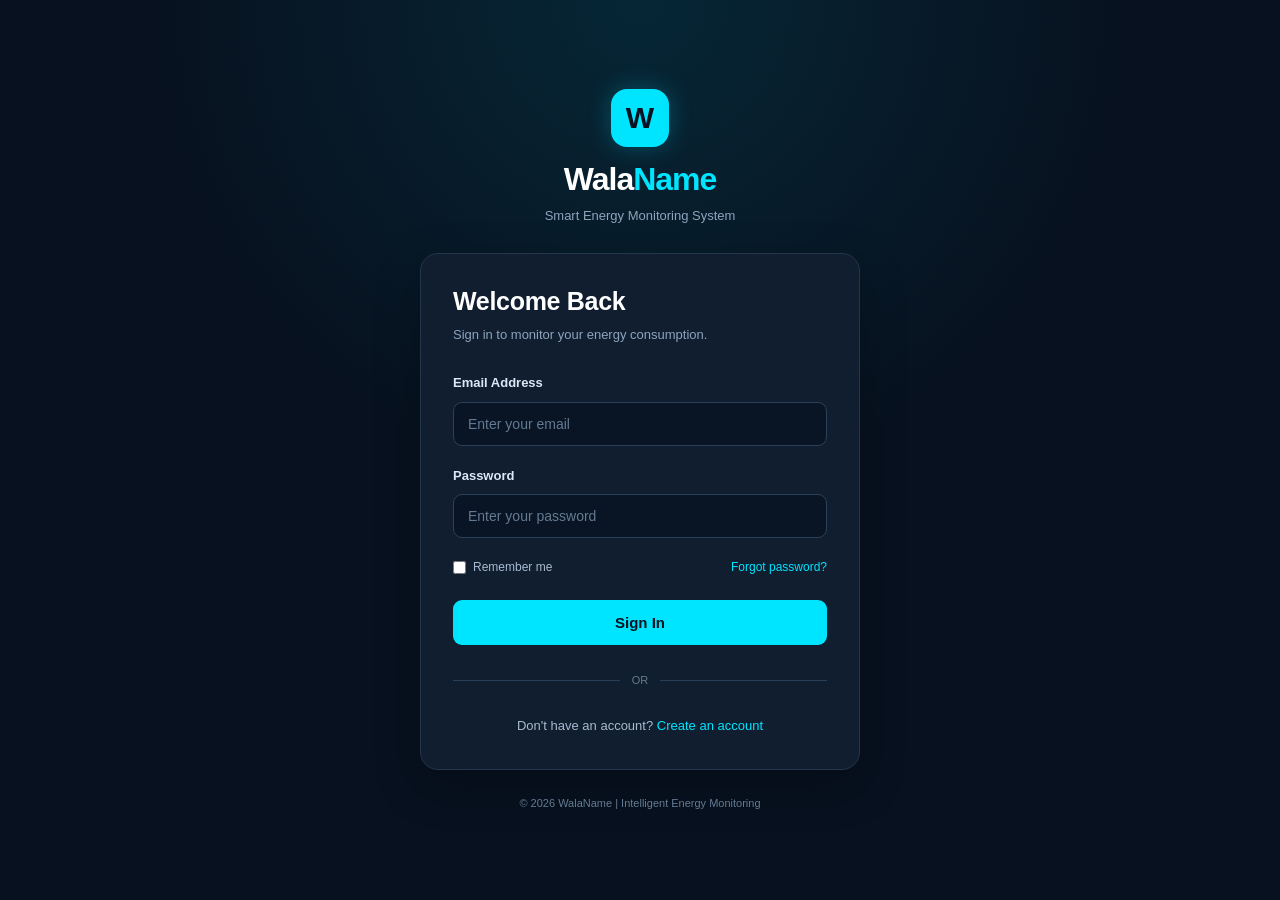
<file: Thesis/login.html>
<!DOCTYPE html>
<html lang="en">
<head>
    <meta charset="UTF-8">
    <meta name="viewport" content="width=device-width, initial-scale=1.0">
    <title>Login | WalaName</title>
    <link rel="stylesheet" href="style.css">
</head>
<body class="login-page">

    <div class="login-container">

        <!-- BRAND -->
        <div class="login-brand">
            <div class="login-logo">W</div>
            <h1>Wala<span>Name</span></h1>
            <p>Smart Energy Monitoring System</p>
        </div>

        <!-- LOGIN FORM -->
        <div class="login-card">
            <h2>Welcome Back</h2>
            <p class="login-subtitle">
                Sign in to monitor your energy consumption.
            </p>

            <form id="loginForm">

                <div class="form-group">
                    <label for="email">Email Address</label>
                    <input
                        type="email"
                        id="email"
                        name="email"
                        placeholder="Enter your email"
                        required
                    >
                </div>

                <div class="form-group">
                    <label for="password">Password</label>
                    <input
                        type="password"
                        id="password"
                        name="password"
                        placeholder="Enter your password"
                        required
                    >
                </div>

                <div class="login-options">
                    <label class="remember-option">
                        <input type="checkbox" name="remember">
                        Remember me
                    </label>

                    <a href="#" onclick="alert('Password recovery will be available after authentication is connected.'); return false;">
                        Forgot password?
                    </a>
                </div>

                <button
                    type="submit"
                    class="login-button"
                    id="loginButton"
                >
                    Sign In
                </button>

                <!-- LOGIN ERROR / SUCCESS MESSAGE -->
                <p id="loginMessage" class="login-subtitle"></p>

            </form>

            <div class="login-divider">
                <span>OR</span>
            </div>

            <p class="signup-text">
                Don't have an account?
                <a href="signup.html">Create an account</a>
            </p>
        </div>


        <!-- FOOTER -->
        <p class="login-footer">
            © 2026 WalaName | Intelligent Energy Monitoring
        </p>

    </div>

    <!-- SUPABASE LOGIN SCRIPT -->
    <script type="module" src="login.js"></script>

</body>
</html>
</file>
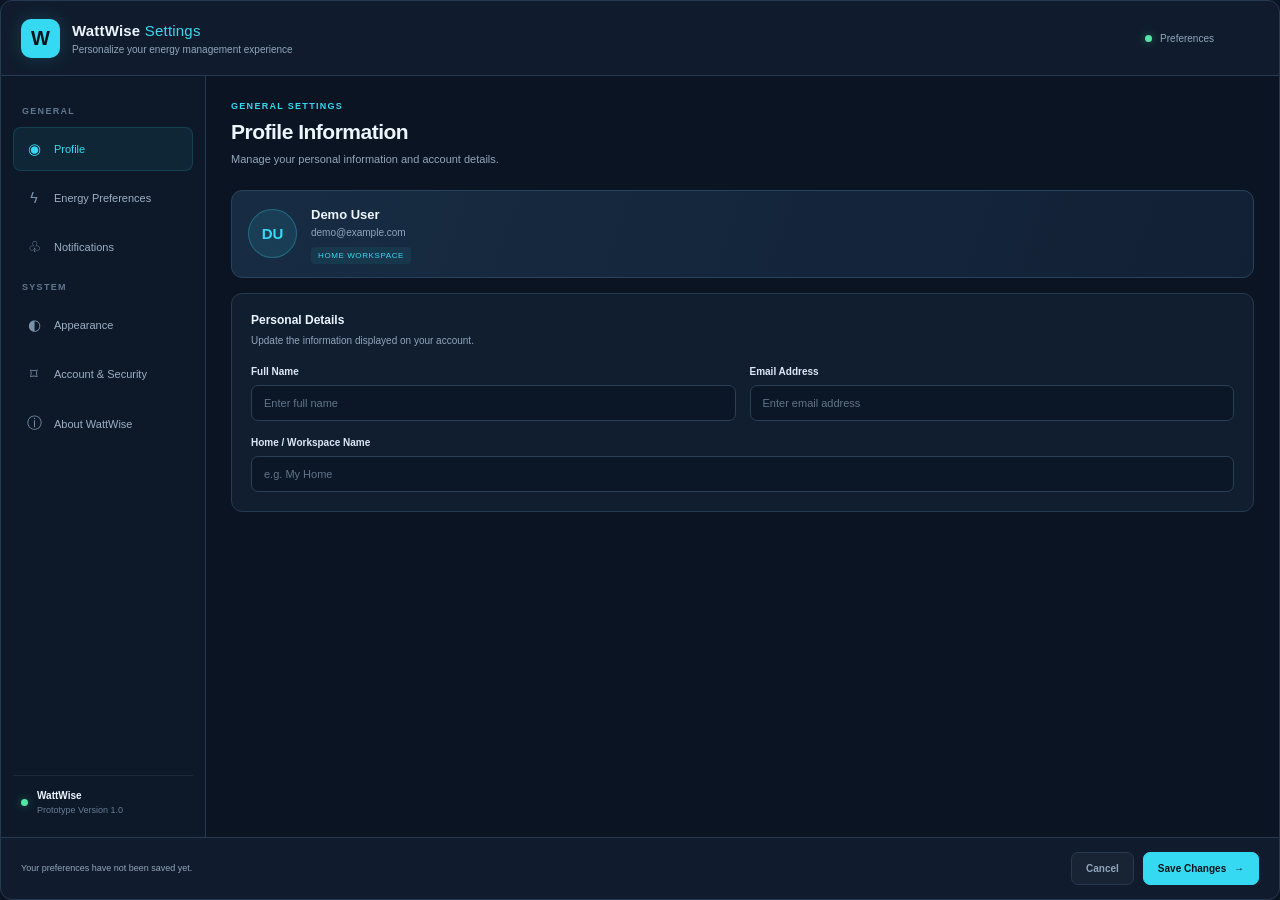
<file: Thesis/settings.html>
<!DOCTYPE html>
<html lang="en">
<head>
    <meta charset="UTF-8">
    <meta name="viewport" content="width=device-width, initial-scale=1.0">

    <title>WattWise | Settings</title>
    <link rel="stylesheet" href="settings.css">
</head>

<body>

<div class="settings-app">

    <!-- SETTINGS HEADER -->
    <header class="settings-header">
        <div class="settings-brand">
            <div class="settings-brand-logo">W</div>
            <div>
                <h1>WattWise <span>Settings</span></h1>
                <p>Personalize your energy management experience</p>
            </div>
        </div>

        <div class="settings-status">
            <span class="status-indicator"></span>
            Preferences
        </div>
    </header>

    <!-- SETTINGS NAVIGATION -->
    <div class="settings-content">

        <aside class="settings-navigation">
            <p class="navigation-label">GENERAL</p>

            <button class="settings-tab active" data-tab="profile">
                <span>◉</span>
                Profile
            </button>

            <button class="settings-tab" data-tab="energy">
                <span>ϟ</span>
                Energy Preferences
            </button>

            <button class="settings-tab" data-tab="notifications">
                <span>♧</span>
                Notifications
            </button>

            <p class="navigation-label">SYSTEM</p>

            <button class="settings-tab" data-tab="appearance">
                <span>◐</span>
                Appearance
            </button>

            <button class="settings-tab" data-tab="security">
                <span>⌑</span>
                Account & Security
            </button>

            <button class="settings-tab" data-tab="about">
                <span>ⓘ</span>
                About WattWise
            </button>

            <div class="settings-navigation-footer">
                <span class="status-indicator"></span>
                <div>
                    <strong>WattWise</strong>
                    <small>Prototype Version 1.0</small>
                </div>
            </div>
        </aside>

        <!-- SETTINGS PANELS -->
        <main class="settings-main">

            <!-- PROFILE -->
            <section class="settings-panel active" id="profile">
                <div class="panel-heading">
                    <span class="section-label">GENERAL SETTINGS</span>
                    <h2>Profile Information</h2>
                    <p>Manage your personal information and account details.</p>
                </div>

                <div class="profile-card">
                    <div class="profile-avatar" id="profileAvatar">DU</div>
                    <div>
                        <h3 id="profileDisplayName">Demo User</h3>
                        <p id="profileDisplayEmail">demo@example.com</p>
                        <span class="account-tag">HOME WORKSPACE</span>
                    </div>
                </div>

                <div class="settings-card">
                    <h3>Personal Details</h3>
                    <p class="card-description">
                        Update the information displayed on your account.
                    </p>

                    <div class="form-grid">
                        <div class="form-group">
                            <label for="settingsName">Full Name</label>
                            <input type="text" id="settingsName"
                                   placeholder="Enter full name">
                        </div>

                        <div class="form-group">
                            <label for="settingsEmail">Email Address</label>
                            <input type="email" id="settingsEmail"
                                   placeholder="Enter email address">
                        </div>
                    </div>

                    <div class="form-group">
                        <label for="homeName">Home / Workspace Name</label>
                        <input type="text" id="homeName"
                               placeholder="e.g. My Home">
                    </div>
                </div>
            </section>

            <!-- ENERGY PREFERENCES -->
            <section class="settings-panel" id="energy">
                <div class="panel-heading">
                    <span class="section-label">MONITORING CONFIGURATION</span>
                    <h2>Energy Preferences</h2>
                    <p>Configure your electricity estimates and consumption limits.</p>
                </div>

                <div class="settings-card">
                    <h3>Electricity Cost</h3>
                    <p class="card-description">
                        Set the electricity rate used by the cost estimation feature.
                    </p>

                    <div class="form-grid">
                        <div class="form-group">
                            <label for="electricityRate">
                                Electricity Rate (₱ / kWh)
                            </label>
                            <input type="number" id="electricityRate"
                                   min="0" step="0.01" value="10.00">
                            <small>Use the rate from your electricity bill.</small>
                        </div>

                        <div class="form-group">
                            <label for="monthlyBudget">
                                Monthly Electricity Budget (₱)
                            </label>
                            <input type="number" id="monthlyBudget"
                                   min="0" step="100" value="3000">
                            <small>Your preferred monthly spending limit.</small>
                        </div>
                    </div>
                </div>

                <div class="settings-card">
                    <h3>Consumption Thresholds</h3>
                    <p class="card-description">
                        Set preferred limits for energy monitoring alerts.
                    </p>

                    <div class="form-grid">
                        <div class="form-group">
                            <label for="dailyLimit">Daily Energy Limit (kWh)</label>
                            <input type="number" id="dailyLimit"
                                   min="0" step="0.1" value="15">
                            <small>Preferred maximum daily energy consumption.</small>
                        </div>

                        <div class="form-group">
                            <label for="powerLimit">Power Alert Threshold (W)</label>
                            <input type="number" id="powerLimit"
                                   min="0" step="1" value="1500">
                            <small>Preferred power threshold for alerts.</small>
                        </div>
                    </div>
                </div>

                <div class="information-note">
                    <span>i</span>
                    <p>
                        These values are user preferences. They will only affect
                        actual calculations and alerts after backend integration.
                    </p>
                </div>
            </section>

            <!-- NOTIFICATIONS -->
            <section class="settings-panel" id="notifications">
                <div class="panel-heading">
                    <span class="section-label">ALERT CONFIGURATION</span>
                    <h2>Notifications</h2>
                    <p>Choose which energy-related notifications you want enabled.</p>
                </div>

                <div class="settings-card">
                    <div class="toggle-row">
                        <div class="toggle-description">
                            <strong>High Energy Consumption</strong>
                            <p>Alert when energy usage exceeds your daily limit.</p>
                        </div>
                        <label class="toggle-switch">
                            <input type="checkbox" id="highUsageToggle" checked>
                            <span></span>
                        </label>
                    </div>

                    <div class="toggle-row">
                        <div class="toggle-description">
                            <strong>Unusual Energy Usage</strong>
                            <p>Notify when unusual appliance consumption is detected.</p>
                        </div>
                        <label class="toggle-switch">
                            <input type="checkbox" id="anomalyToggle" checked>
                            <span></span>
                        </label>
                    </div>

                    <div class="toggle-row">
                        <div class="toggle-description">
                            <strong>Smart Plug Disconnection</strong>
                            <p>Notify when a registered smart plug goes offline.</p>
                        </div>
                        <label class="toggle-switch">
                            <input type="checkbox" id="offlineToggle" checked>
                            <span></span>
                        </label>
                    </div>

                    <div class="toggle-row">
                        <div class="toggle-description">
                            <strong>AI Forecast Updates</strong>
                            <p>Enable notifications for updated energy forecasts.</p>
                        </div>
                        <label class="toggle-switch">
                            <input type="checkbox" id="forecastToggle" checked>
                            <span></span>
                        </label>
                    </div>

                    <div class="toggle-row">
                        <div class="toggle-description">
                            <strong>System Notifications</strong>
                            <p>Receive general system status notifications.</p>
                        </div>
                        <label class="toggle-switch">
                            <input type="checkbox" id="systemToggle" checked>
                            <span></span>
                        </label>
                    </div>
                </div>

                <div class="information-note">
                    <span>i</span>
                    <p>
                        Notification switches currently save preferences only.
                        Actual alerts require notification logic and backend integration.
                    </p>
                </div>
            </section>

            <!-- APPEARANCE -->
            <section class="settings-panel" id="appearance">
                <div class="panel-heading">
                    <span class="section-label">DISPLAY CONFIGURATION</span>
                    <h2>Appearance</h2>
                    <p>Customize how WattWise is displayed.</p>
                </div>

                <div class="settings-card">
                    <h3>Dashboard Theme</h3>
                    <p class="card-description">
                        Select your preferred dashboard appearance.
                    </p>

                    <div class="theme-options">
                        <label class="theme-choice selected" data-theme="dark">
                            <input type="radio" name="theme" value="dark" checked>
                            <div class="theme-preview dark-preview">
                                <div></div><div></div><div></div>
                            </div>
                            <strong>Dark Mode</strong>
                            <small>Navy and cyan</small>
                        </label>

                        <label class="theme-choice" data-theme="light">
                            <input type="radio" name="theme" value="light">
                            <div class="theme-preview light-preview">
                                <div></div><div></div><div></div>
                            </div>
                            <strong>Light Mode</strong>
                            <small>Light and clean</small>
                        </label>
                    </div>
                </div>

                <div class="settings-card">
                    <h3>Dashboard Preferences</h3>

                    <div class="toggle-row">
                        <div class="toggle-description">
                            <strong>Show Welcome Message</strong>
                            <p>Display the dashboard greeting when opening WattWise.</p>
                        </div>
                        <label class="toggle-switch">
                            <input type="checkbox" id="welcomeToggle" checked>
                            <span></span>
                        </label>
                    </div>

                    <div class="toggle-row">
                        <div class="toggle-description">
                            <strong>Show System Status</strong>
                            <p>Display device and connection status information.</p>
                        </div>
                        <label class="toggle-switch">
                            <input type="checkbox" id="statusToggle" checked>
                            <span></span>
                        </label>
                    </div>
                </div>
            </section>

            <!-- SECURITY -->
            <section class="settings-panel" id="security">
                <div class="panel-heading">
                    <span class="section-label">ACCOUNT MANAGEMENT</span>
                    <h2>Account & Security</h2>
                    <p>Review account access and security options.</p>
                </div>

                <div class="settings-card">
                    <h3>Account Authentication</h3>

                    <div class="security-item">
                        <div class="security-icon">✓</div>
                        <div>
                            <strong>Account Login</strong>
                            <p>Authentication is handled by Supabase when connected.</p>
                        </div>
                        <span class="security-label">SUPABASE</span>
                    </div>

                    <div class="security-item">
                        <div class="security-icon">⌑</div>
                        <div>
                            <strong>Password Management</strong>
                            <p>Password changes will be handled through account authentication.</p>
                        </div>
                        <span class="security-label">BACKEND</span>
                    </div>

                    <div class="security-item">
                        <div class="security-icon">↗</div>
                        <div>
                            <strong>Active Session</strong>
                            <p>Your login session is managed by the authentication system.</p>
                        </div>
                        <span class="security-label">AUTH</span>
                    </div>
                </div>

                <div class="information-note">
                    <span>i</span>
                    <p>
                        Password changes and sign-out actions are not simulated here.
                        They should be connected to Supabase Auth to work securely.
                    </p>
                </div>
            </section>

            <!-- ABOUT -->
            <section class="settings-panel" id="about">
                <div class="panel-heading">
                    <span class="section-label">SYSTEM INFORMATION</span>
                    <h2>About WattWise</h2>
                    <p>Information about the WattWise energy monitoring system.</p>
                </div>

                <div class="about-banner">
                    <div class="about-logo">W</div>
                    <h2>WattWise</h2>
                    <p>Smart Home Energy Intelligence</p>
                    <span>PROTOTYPE VERSION 1.0</span>
                </div>

                <div class="settings-card">
                    <h3>System Details</h3>

                    <div class="detail-row">
                        <span>System Name</span>
                        <strong>WattWise</strong>
                    </div>

                    <div class="detail-row">
                        <span>System Type</span>
                        <strong>IoT Smart Plug Energy Monitoring</strong>
                    </div>

                    <div class="detail-row">
                        <span>Microcontroller</span>
                        <strong>ESP32</strong>
                    </div>

                    <div class="detail-row">
                        <span>Database</span>
                        <strong>Supabase</strong>
                    </div>

                    <div class="detail-row">
                        <span>Forecasting Algorithm</span>
                        <strong>Random Forest Regression</strong>
                    </div>

                    <div class="detail-row">
                        <span>Purpose</span>
                        <strong>Energy Monitoring and Consumption Forecasting</strong>
                    </div>
                </div>
            </section>

        </main>
    </div>

    <!-- FOOTER -->
    <footer class="settings-footer">
        <p id="settingsMessage">Your preferences have not been saved yet.</p>

        <div class="footer-actions">
            <button type="button" class="cancel-button" id="cancelSettings">
                Cancel
            </button>

            <button type="button" class="save-button" id="saveSettings">
                Save Changes <span>→</span>
            </button>
        </div>
    </footer>

</div>

<script src="settings.js"></script>

</body>
</html>
</file>
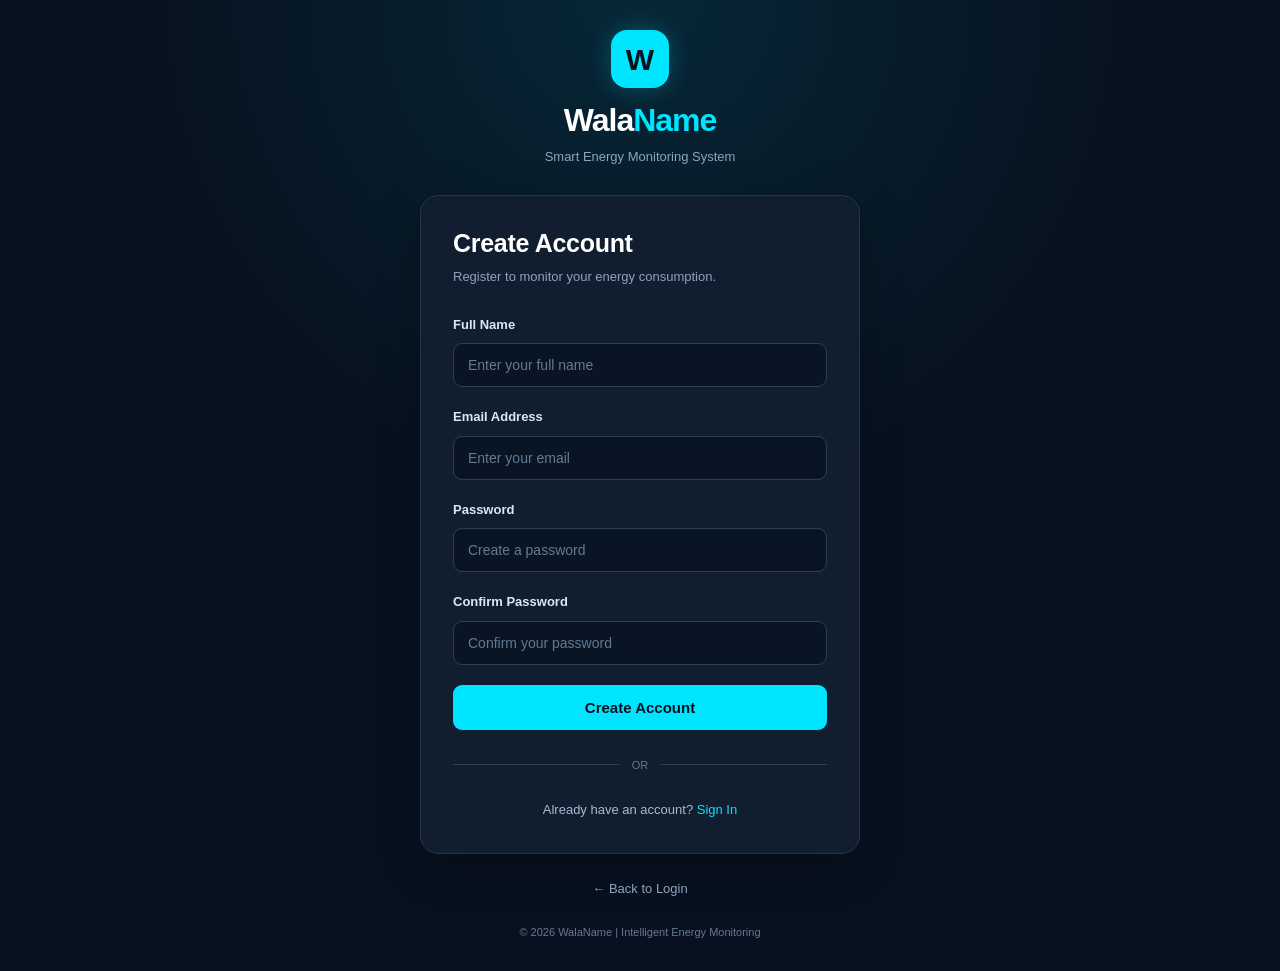
<file: Thesis/signup.html>
<!DOCTYPE html>
<html lang="en">
<head>
    <meta charset="UTF-8">
    <meta name="viewport" content="width=device-width, initial-scale=1.0">
    <title>Create Account | WalaName</title>
    <link rel="stylesheet" href="style.css">
</head>
<body class="login-page">

    <div class="login-container">

        <div class="login-brand">
            <div class="login-logo">W</div>
            <h1>Wala<span>Name</span></h1>
            <p>Smart Energy Monitoring System</p>
        </div>

        <div class="login-card">
            <h2>Create Account</h2>
            <p class="login-subtitle">
                Register to monitor your energy consumption.
            </p>

            <form id="signupForm">

                <div class="form-group">
                    <label for="fullname">Full Name</label>
                    <input
                        type="text"
                        id="fullname"
                        placeholder="Enter your full name"
                        required
                    >
                </div>

                <div class="form-group">
                    <label for="email">Email Address</label>
                    <input
                        type="email"
                        id="email"
                        placeholder="Enter your email"
                        required
                    >
                </div>

                <div class="form-group">
                    <label for="password">Password</label>
                    <input
                        type="password"
                        id="password"
                        placeholder="Create a password"
                        minlength="8"
                        required
                    >
                </div>

                <div class="form-group">
                    <label for="confirmPassword">Confirm Password</label>
                    <input
                        type="password"
                        id="confirmPassword"
                        placeholder="Confirm your password"
                        minlength="8"
                        required
                    >
                </div>

                <button type="submit" class="login-button" id="signupButton">
                    Create Account
                </button>

                <p id="signupMessage" class="login-subtitle"></p>

            </form>

            <div class="login-divider">
                <span>OR</span>
            </div>

            <p class="signup-text">
                Already have an account?
                <a href="login.html">Sign In</a>
            </p>
        </div>

        <a href="login.html" class="back-home">
            ← Back to Login
        </a>

        <p class="login-footer">
            © 2026 WalaName | Intelligent Energy Monitoring
        </p>

    </div>

    <script type="module" src="signup.js"></script>

</body>
</html>
</file>
<file: Thesis/style.css>
/* ========================================
   WATTWISE - CYBER CYAN DASHBOARD
   Responsive HTML + CSS starter design
   ======================================== */

:root {
    --background: #080e19;
    --sidebar: #0b1321;
    --panel: #101b2b;
    --panel-light: #142338;
    --border: #223249;
    --text: #edf6ff;
    --muted: #8da2b9;
    --dim: #61768d;
    --cyan: #35d9f2;
    --green: #55e6a5;
    --purple: #a995ff;
    --orange: #ffb86b;
}

* {
    box-sizing: border-box;
    margin: 0;
    padding: 0;
}

html {
    scroll-behavior: smooth;
}

body {
    background:
        radial-gradient(ellipse at 75% 0%, #102638 0%, transparent 35%),
        var(--background);
    color: var(--text);
    font-family: "Segoe UI", Arial, sans-serif;
    font-size: 14px;
    line-height: 1.5;
}

a {
    color: inherit;
    text-decoration: none;
}

.cyan {
    color: var(--cyan);
}

/* MAIN LAYOUT */

.layout {
    min-height: 100vh;
}

.sidebar {
    position: fixed;
    top: 0;
    bottom: 0;
    left: 0;
    z-index: 10;
    display: flex;
    flex-direction: column;
    width: 240px;
    padding: 28px 16px 18px;
    background: var(--sidebar);
    border-right: 1px solid rgba(141, 162, 185, 0.12);
}

.brand {
    display: flex;
    align-items: center;
    gap: 11px;
    padding: 0 9px;
    margin-bottom: 42px;
    font-size: 21px;
    font-weight: 700;
    letter-spacing: -0.8px;
}

.logo {
    display: grid;
    place-items: center;
    width: 35px;
    height: 35px;
    color: #07131b;
    background: var(--cyan);
    border-radius: 11px;
    font-size: 22px;
    box-shadow: 0 0 22px #35d9f225;
}

.nav-heading,
.eyebrow {
    color: var(--dim);
    font-size: 10px;
    font-weight: 700;
    letter-spacing: 1.4px;
}

.nav-heading {
    padding: 0 12px;
    margin-bottom: 14px;
}

.sidebar nav {
    display: grid;
    gap: 6px;
}

.nav-link {
    display: flex;
    align-items: center;
    gap: 11px;
    min-height: 43px;
    padding: 0 12px;
    color: var(--muted);
    border: 1px solid transparent;
    border-radius: 9px;
    transition: 0.2s;
}

.nav-link:hover {
    color: var(--text);
    background: #ffffff08;
}

.nav-link.active {
    color: var(--cyan);
    background: #35d9f214;
    border-color: #35d9f21e;
}

.badge {
    display: inline-grid;
    place-items: center;
    min-width: 22px;
    height: 22px;
    padding: 0 5px;
    margin-left: auto;
    color: #ffb2bd;
    background: #ff7d911a;
    border-radius: 6px;
    font-size: 11px;
}

.sidebar-bottom {
    margin-top: auto;
}

.system-box {
    display: flex;
    align-items: center;
    gap: 10px;
    padding: 13px 10px;
    margin-bottom: 18px;
    background: var(--panel);
    border: 1px solid var(--border);
    border-radius: 11px;
}

.system-box strong,
.profile strong {
    display: block;
    font-size: 11px;
}

.system-box small,
.profile small {
    display: block;
    margin-top: 3px;
    color: var(--dim);
    font-size: 10px;
}

.status-dot {
    width: 7px;
    height: 7px;
    flex-shrink: 0;
    background: var(--green);
    border-radius: 50%;
    box-shadow: 0 0 9px #55e6a580;
}

.profile {
    display: flex;
    align-items: center;
    gap: 10px;
    padding: 18px 7px 0;
    margin-top: 15px;
    border-top: 1px solid #ffffff12;
}

.avatar {
    display: grid;
    place-items: center;
    width: 34px;
    height: 34px;
    flex-shrink: 0;
    color: #e1d9ff;
    background: #354368;
    border: 1px solid #ffffff20;
    border-radius: 50%;
    font-size: 10px;
    font-weight: bold;
}

/* MAIN CONTENT */

.main-content {
    max-width: 1800px;
    min-width: 0;
    margin-left: 240px;
    padding: 0 32px 22px;
}

.topbar {
    display: flex;
    justify-content: space-between;
    align-items: center;
    min-height: 72px;
    border-bottom: 1px solid #ffffff12;
}

.breadcrumb {
    color: var(--dim);
    font-size: 12px;
}

.breadcrumb strong {
    color: var(--text);
    font-weight: 500;
}

.top-actions {
    display: flex;
    align-items: center;
    gap: 16px;
}

.demo-label {
    padding: 6px 9px;
    color: var(--orange);
    background: #ffb86b0c;
    border: 1px solid #ffb86b26;
    border-radius: 6px;
    font-size: 9px;
    font-weight: bold;
    letter-spacing: 0.6px;
}

.page-heading {
    display: flex;
    justify-content: space-between;
    align-items: flex-end;
    gap: 18px;
    padding: 32px 0 23px;
}

.eyebrow {
    margin-bottom: 7px;
    color: var(--cyan);
}

h1,
h2 {
    line-height: 1.25;
}

h1 {
    margin-bottom: 7px;
    font-size: clamp(27px, 3vw, 35px);
    font-weight: 650;
    letter-spacing: -1px;
}

h2 {
    margin-bottom: 5px;
    font-size: 17px;
    font-weight: 650;
    letter-spacing: -0.3px;
}

.subtitle {
    color: var(--muted);
    font-size: 11px;
}

.date-box {
    padding: 10px 12px;
    color: #dce8f5;
    background: var(--panel);
    border: 1px solid var(--border);
    border-radius: 9px;
    white-space: nowrap;
    font-size: 11px;
}

/* NOTICE */

.notice {
    display: flex;
    align-items: flex-start;
    gap: 10px;
    padding: 12px 14px;
    margin-bottom: 18px;
    background: #35d9f20a;
    border: 1px solid #35d9f226;
    border-radius: 10px;
}

.notice > span {
    display: grid;
    place-items: center;
    width: 17px;
    height: 17px;
    flex-shrink: 0;
    color: var(--cyan);
    border: 1px solid var(--cyan);
    border-radius: 50%;
    font-size: 10px;
    font-weight: bold;
}

.notice p {
    color: var(--muted);
    font-size: 11px;
}

.notice strong {
    color: #d8faff;
}

/* SUMMARY CARDS */

.stats-grid {
    display: grid;
    grid-template-columns: repeat(4, minmax(0, 1fr));
    gap: 15px;
    margin-bottom: 17px;
}

.stat-card,
.panel {
    min-width: 0;
    background: linear-gradient(145deg, #111e30, #0e1929);
    border: 1px solid var(--border);
    border-radius: 15px;
    box-shadow: 0 10px 28px #00000012;
}

.stat-card {
    min-height: 174px;
    overflow: hidden;
    padding: 17px;
    transition: border-color 0.2s, transform 0.2s;
}

.stat-card:hover,
.panel:hover {
    border-color: #35d9f23b;
}

.stat-card:hover {
    transform: translateY(-2px);
}

.card-heading {
    display: flex;
    justify-content: space-between;
    align-items: center;
    gap: 8px;
    color: var(--muted);
    font-size: 11px;
}

.stat-icon {
    display: grid;
    place-items: center;
    width: 30px;
    height: 30px;
    flex-shrink: 0;
    border-radius: 9px;
    font-size: 17px;
}

.cyan-bg {
    color: var(--cyan);
    background: #35d9f218;
}

.purple-bg {
    color: var(--purple);
    background: #a995ff1b;
}

.green-bg {
    color: var(--green);
    background: #55e6a51a;
}

.orange-bg {
    color: var(--orange);
    background: #ffb86b1b;
}

.muted-bg {
    color: var(--muted);
    background: #8da2b91b;
}

.stat-card h2 {
    margin-top: 13px;
    margin-bottom: 7px;
    font-size: clamp(24px, 2.1vw, 31px);
    letter-spacing: -1px;
}

.stat-card h2 small {
    color: var(--muted);
    font-size: 12px;
    font-weight: 500;
    letter-spacing: 0;
}

.stat-card p {
    color: var(--green);
    font-size: 10px;
    font-weight: 650;
}

.stat-card p span {
    margin-left: 4px;
    color: var(--dim);
    font-weight: 400;
}

.mini-bars {
    display: flex;
    align-items: flex-end;
    gap: 4px;
    height: 25px;
    margin-top: 11px;
}

.mini-bars i {
    flex: 1;
    min-width: 3px;
    background: linear-gradient(to top, #35d9f224, var(--cyan));
    border-radius: 3px 3px 0 0;
}

.progress {
    height: 5px;
    overflow: hidden;
    margin-top: 16px;
    background: #203047;
    border-radius: 10px;
}

.progress > div {
    height: 100%;
    border-radius: inherit;
}

.purple-progress {
    background: linear-gradient(90deg, #7866dc, var(--purple));
}

.green-progress {
    background: linear-gradient(90deg, #27b67c, var(--green));
}

.cyan-progress {
    background: linear-gradient(90deg, #1598b2, var(--cyan));
}

.progress-label {
    display: flex;
    justify-content: space-between;
    gap: 5px;
    margin-top: 7px;
    color: var(--dim);
    font-size: 9px;
}

.device-icons {
    display: flex;
    gap: 5px;
    margin-top: 10px;
}

.device-icons span {
    display: grid;
    place-items: center;
    width: 25px;
    height: 25px;
    color: var(--cyan);
    background: #20344b;
    border: 1px solid #ffffff08;
    border-radius: 50%;
    font-size: 11px;
}

/* PANELS */

.main-grid {
    display: grid;
    grid-template-columns: minmax(0, 1.55fr) minmax(280px, 0.85fr);
    gap: 17px;
    margin-bottom: 17px;
}

.panel {
    padding: 21px;
    transition: border-color 0.2s;
}

.panel-heading {
    display: flex;
    justify-content: space-between;
    align-items: flex-start;
    gap: 12px;
}

.period-label {
    padding: 8px 9px;
    color: #c7d5e4;
    background: var(--panel-light);
    border: 1px solid var(--border);
    border-radius: 7px;
    white-space: nowrap;
    font-size: 10px;
}

.chart-legend {
    display: flex;
    gap: 17px;
    margin: 25px 0 10px;
    color: var(--muted);
    font-size: 10px;
}

.chart-legend span {
    display: flex;
    align-items: center;
    gap: 7px;
}

.chart-legend i {
    display: inline-block;
    width: 7px;
    height: 7px;
    border-radius: 50%;
}

.legend-cyan {
    background: var(--cyan);
    box-shadow: 0 0 8px #35d9f280;
}

.legend-purple {
    background: var(--purple);
}

/* CSS CHART */

.chart {
    display: flex;
    gap: 12px;
    height: 220px;
    padding-top: 9px;
}

.y-labels {
    display: flex;
    flex-direction: column;
    justify-content: space-between;
    padding-bottom: 24px;
    color: var(--dim);
    font-size: 9px;
    white-space: nowrap;
}

.chart-content {
    position: relative;
    flex: 1;
    min-width: 0;
    height: 100%;
}

.chart-lines {
    position: absolute;
    inset: 0 0 24px;
    display: flex;
    flex-direction: column;
    justify-content: space-between;
}

.chart-lines i {
    border-top: 1px dashed #8da2b920;
}

.bars {
    position: absolute;
    inset: 0 0 0;
    display: flex;
    justify-content: space-around;
    align-items: stretch;
}

.bar-column {
    display: flex;
    flex-direction: column;
    align-items: center;
    justify-content: flex-end;
    gap: 9px;
    width: 12%;
    height: 100%;
    color: var(--dim);
    font-size: 9px;
}

.bar {
    width: min(26px, 75%);
    min-height: 8px;
    background: linear-gradient(to top, #1d8199, var(--cyan));
    border: 1px solid #35d9f23b;
    border-radius: 5px 5px 2px 2px;
    box-shadow: 0 0 13px #35d9f20a;
    transition: filter 0.2s;
}

.bar-column:hover .bar {
    filter: brightness(1.3);
}

.forecast-bar .bar {
    background: linear-gradient(to top, #6554b3, var(--purple));
    border-color: #a995ff45;
}

.chart-footer {
    display: flex;
    flex-wrap: wrap;
    gap: 20px;
    padding-top: 15px;
    margin-top: 4px;
    border-top: 1px solid #ffffff12;
}

.chart-footer > div {
    display: flex;
    align-items: center;
    gap: 7px;
    color: var(--muted);
    font-size: 10px;
}

.chart-footer strong {
    margin-left: 3px;
    color: var(--text);
}

.small-dot {
    width: 6px;
    height: 6px;
    background: #5d7794;
    border-radius: 50%;
}

.cyan-dot {
    background: var(--cyan);
}

/* AI FORECAST */

.forecast-panel {
    overflow: hidden;
    background:
        radial-gradient(ellipse at 50% 25%, #308eab20, transparent 43%),
        linear-gradient(145deg, #111e31, #0d1929);
}

.ai-badge {
    padding: 5px 7px;
    color: var(--cyan);
    background: #35d9f212;
    border: 1px solid #35d9f228;
    border-radius: 6px;
    white-space: nowrap;
    font-size: 8px;
    font-weight: bold;
}

.ai-orb {
    display: grid;
    place-items: center;
    width: 112px;
    height: 112px;
    padding: 12px;
    margin: 22px auto 15px;
    border: 1px dashed #35d9f252;
    border-radius: 50%;
    box-shadow: 0 0 30px #35d9f20b;
}

.orb-inner {
    display: flex;
    flex-direction: column;
    align-items: center;
    justify-content: center;
    width: 100%;
    height: 100%;
    color: var(--cyan);
    background: radial-gradient(circle at 30% 20%, #24516a, #102436);
    border: 1px solid #35d9f263;
    border-radius: 50%;
    box-shadow: inset 0 0 20px #35d9f218, 0 0 22px #35d9f21a;
}

.orb-inner span {
    font-size: 25px;
    line-height: 1.1;
}

.orb-inner small {
    color: #b6f7ff;
    font-size: 8px;
    letter-spacing: 2px;
}

.forecast-label {
    margin-bottom: 5px;
    color: var(--muted);
    text-align: center;
    font-size: 10px;
}

.forecast-number {
    font-size: 32px;
    font-weight: 650;
    letter-spacing: -1px;
    text-align: center;
}

.forecast-number small {
    color: var(--muted);
    font-size: 12px;
    font-weight: 500;
    letter-spacing: 0;
}

.forecast-change {
    margin-top: 5px;
    color: var(--orange);
    text-align: center;
    font-size: 10px;
}

.forecast-panel hr {
    margin: 18px 0 13px;
    border: 0;
    border-top: 1px solid #ffffff13;
}

.forecast-row {
    display: flex;
    justify-content: space-between;
    gap: 10px;
    margin-top: 13px;
    color: var(--muted);
    font-size: 10px;
}

.forecast-row strong {
    color: var(--green);
    font-size: 12px;
}

.forecast-row .cyan {
    color: var(--cyan);
}

.fine-print {
    margin-top: 12px;
    color: var(--dim);
    font-size: 9px;
    line-height: 1.6;
}

/* APPLIANCES AND ALERTS */

.bottom-grid {
    display: grid;
    grid-template-columns: minmax(0, 1.45fr) minmax(280px, 0.85fr);
    gap: 17px;
}

.view-link {
    color: var(--cyan);
    white-space: nowrap;
    font-size: 10px;
    font-weight: 600;
}

.appliance-list {
    margin-top: 16px;
}

.appliance-row {
    display: grid;
    grid-template-columns: 36px minmax(90px, 1fr) auto auto;
    align-items: center;
    gap: 10px;
    padding: 12px 0;
    border-bottom: 1px solid #ffffff12;
}

.appliance-row:last-child {
    border-bottom: 0;
}

.appliance-icon {
    display: grid;
    place-items: center;
    width: 35px;
    height: 35px;
    border-radius: 10px;
    font-size: 16px;
}

.appliance-info,
.reading {
    min-width: 0;
}

.appliance-info strong,
.reading strong {
    display: block;
    color: #e0ebf6;
    font-size: 11px;
    font-weight: 600;
}

.appliance-info small,
.reading small {
    display: block;
    margin-top: 3px;
    color: var(--dim);
    font-size: 9px;
}

.reading {
    text-align: right;
    white-space: nowrap;
}

.reading strong {
    font-size: 13px;
}

.reading strong small {
    display: inline;
    font-size: 9px;
}

.online,
.offline {
    font-size: 9px;
    white-space: nowrap;
}

.online {
    color: var(--green);
}

.offline {
    color: var(--dim);
}

.insight {
    display: flex;
    align-items: flex-start;
    gap: 11px;
    padding: 17px 0;
    border-bottom: 1px solid #ffffff12;
}

.insight-icon {
    display: grid;
    place-items: center;
    width: 33px;
    height: 33px;
    flex-shrink: 0;
    border-radius: 9px;
    font-weight: bold;
}

.insight-title {
    display: flex;
    align-items: center;
    flex-wrap: wrap;
    gap: 7px;
}

.insight-title strong {
    font-size: 11px;
}

.insight p {
    margin: 7px 0;
    color: var(--muted);
    font-size: 10px;
    line-height: 1.6;
}

.insight small {
    color: var(--dim);
    font-size: 9px;
}

.notice-tag,
.tip-tag {
    padding: 2px 5px;
    border-radius: 4px;
    font-size: 8px;
    font-weight: bold;
}

.notice-tag {
    color: var(--orange);
    background: #ffb86b18;
}

.tip-tag {
    color: var(--cyan);
    background: #35d9f218;
}

.bottom-grid .view-link {
    display: inline-block;
    margin-top: 13px;
}

/* FOOTER */

footer {
    display: flex;
    justify-content: space-between;
    gap: 12px;
    padding: 22px 2px 4px;
    color: var(--dim);
    font-size: 9px;
}

/* TABLET */

@media (max-width: 1250px) {
    .sidebar {
        width: 210px;
    }

    .main-content {
        margin-left: 210px;
        padding-right: 22px;
        padding-left: 22px;
    }

    .stats-grid {
        grid-template-columns: repeat(2, minmax(0, 1fr));
    }

    .main-grid,
    .bottom-grid {
        grid-template-columns: 1fr;
    }

    .forecast-panel {
        padding-bottom: 22px;
    }
}

/* SMALLER SCREENS */

@media (max-width: 760px) {
    .sidebar {
        position: static;
        width: 100%;
        height: auto;
        padding: 12px;
        border-right: 0;
        border-bottom: 1px solid #ffffff12;
    }

    .brand {
        margin-bottom: 15px;
    }

    .nav-heading,
    .sidebar-bottom {
        display: none;
    }

    .sidebar nav {
        display: flex;
        gap: 6px;
        overflow-x: auto;
        padding-bottom: 3px;
    }

    .nav-link {
        min-height: 37px;
        flex: 0 0 auto;
        padding: 0 10px;
        font-size: 11px;
    }

    .main-content {
        margin-left: 0;
        padding: 0 15px 18px;
    }

    .topbar {
        min-height: 55px;
    }

    .page-heading {
        display: block;
        padding: 24px 0 18px;
    }

    .date-box {
        display: inline-block;
        margin-top: 14px;
    }

    .main-grid,
    .bottom-grid {
        grid-template-columns: minmax(0, 1fr);
    }

    .appliance-row {
        grid-template-columns: 34px minmax(80px, 1fr) auto;
        gap: 8px;
    }

    .online,
    .offline {
        grid-column: 2 / 4;
        margin-top: -4px;
    }

    footer {
        flex-direction: column;
    }
}

/* MOBILE */

@media (max-width: 480px) {
    .main-content {
        padding-right: 11px;
        padding-left: 11px;
    }

    .top-actions {
        gap: 7px;
    }

    .demo-label {
        font-size: 8px;
    }

    .stats-grid {
        gap: 9px;
    }

    .stat-card {
        min-height: 165px;
        padding: 12px;
        border-radius: 12px;
    }

    .card-heading {
        font-size: 10px;
    }

    .stat-icon {
        width: 26px;
        height: 26px;
    }

    .stat-card h2 {
        font-size: 24px;
    }

    .stat-card p {
        font-size: 9px;
    }

    .stat-card p span {
        display: block;
        margin: 3px 0 0;
    }

    .panel {
        padding: 15px 12px;
        border-radius: 12px;
    }

    .panel-heading {
        gap: 7px;
    }

    .period-label {
        padding: 7px;
        font-size: 9px;
    }

    .chart {
        height: 190px;
        gap: 7px;
    }

    .chart-legend {
        gap: 12px;
    }

    .chart-footer {
        gap: 12px;
    }

    .chart-footer > div {
        gap: 5px;
        font-size: 9px;
    }

    .appliance-info strong {
        font-size: 10px;
    }

    .appliance-info small,
    .reading small {
        font-size: 8px;
    }

    .reading strong {
        font-size: 12px;
    }
}

@media (prefers-reduced-motion: reduce) {
    html {
        scroll-behavior: auto;
    }

    *,
    *::before,
    *::after {
        transition: none !important;
    }
}

/* ===== WATTWISE LOGIN PAGE ===== */

.login-page {
    min-height: 100vh;
    display: flex;
    align-items: center;
    justify-content: center;
    padding: 30px 16px;
    background:
        radial-gradient(
            circle at top,
            rgba(0, 229, 255, 0.10),
            transparent 45%
        ),
        #07111f;
}

.login-container {
    width: 100%;
    max-width: 440px;
    text-align: center;
}

.login-brand {
    margin-bottom: 28px;
}

.login-logo {
    width: 58px;
    height: 58px;
    margin: 0 auto 12px;
    display: flex;
    align-items: center;
    justify-content: center;
    background: #00e5ff;
    color: #07111f;
    font-size: 30px;
    font-weight: 800;
    border-radius: 16px;
    box-shadow: 0 0 25px rgba(0, 229, 255, 0.25);
}

.login-brand h1 {
    color: #ffffff;
    font-size: 32px;
    margin-bottom: 7px;
}

.login-brand h1 span {
    color: #00e5ff;
}

.login-brand p {
    color: #8da4bd;
    font-size: 13px;
}

.login-card {
    background: #101e30;
    border: 1px solid #24364b;
    border-radius: 18px;
    padding: 32px;
    text-align: left;
    box-shadow: 0 15px 45px rgba(0, 0, 0, 0.25);
}

.login-card h2 {
    color: #ffffff;
    font-size: 25px;
    margin-bottom: 8px;
}

.login-subtitle {
    color: #8da4bd;
    font-size: 13px;
    line-height: 1.6;
    margin-bottom: 27px;
}

.form-group {
    margin-bottom: 20px;
}

.form-group label {
    display: block;
    color: #dce8f5;
    font-size: 13px;
    font-weight: 600;
    margin-bottom: 9px;
}

.form-group input {
    width: 100%;
    padding: 13px 14px;
    background: #091525;
    border: 1px solid #2a4058;
    border-radius: 9px;
    color: #ffffff;
    font-family: inherit;
    font-size: 14px;
    outline: none;
    box-sizing: border-box;
    transition: border-color 0.2s, box-shadow 0.2s;
}

.form-group input::placeholder {
    color: #647a92;
}

.form-group input:focus {
    border-color: #00e5ff;
    box-shadow: 0 0 0 3px rgba(0, 229, 255, 0.10);
}

.login-options {
    display: flex;
    align-items: center;
    justify-content: space-between;
    flex-wrap: wrap;
    gap: 10px;
    margin: 4px 0 24px;
    font-size: 12px;
}

.remember-option {
    display: flex;
    align-items: center;
    gap: 7px;
    color: #a8bad0;
}

.remember-option input {
    accent-color: #00e5ff;
}

.login-options a,
.signup-text a {
    color: #00e5ff;
    text-decoration: none;
}

.login-options a:hover,
.signup-text a:hover {
    text-decoration: underline;
}

.login-button {
    width: 100%;
    padding: 14px;
    border: none;
    border-radius: 9px;
    background: #00e5ff;
    color: #07111f;
    font-size: 15px;
    font-weight: 700;
    cursor: pointer;
    transition: 0.2s;
}

.login-button:hover {
    background: #65f0ff;
    transform: translateY(-1px);
}

.login-divider {
    display: flex;
    align-items: center;
    gap: 12px;
    margin: 25px 0;
    color: #647a92;
    font-size: 11px;
}

.login-divider::before,
.login-divider::after {
    content: "";
    height: 1px;
    flex: 1;
    background: #2a4058;
}

.signup-text {
    text-align: center;
    color: #a8bad0;
    font-size: 13px;
    line-height: 1.8;
}

.back-home {
    display: inline-block;
    margin-top: 25px;
    color: #8da4bd;
    font-size: 13px;
    text-decoration: none;
}

.back-home:hover {
    color: #00e5ff;
}

.login-footer {
    margin-top: 25px;
    color: #647a92;
    font-size: 11px;
}

@media (max-width: 480px) {
    .login-card {
        padding: 24px 20px;
    }

    .login-brand h1 {
        font-size: 28px;
    }

    .login-card h2 {
        font-size: 22px;
    }
}



/* DEVICE REGISTRATION */
.device-form {
    display: flex;
    flex-wrap: wrap;
    gap: 9px;
    margin: 18px 0 8px;
    padding: 14px;
    background: #0b1726;
    border: 1px solid var(--border);
    border-radius: 11px;
}

.device-form input {
    flex: 1 1 190px;
    min-width: 0;
    padding: 11px 12px;
    color: var(--text);
    background: #101e30;
    border: 1px solid #2a405a;
    border-radius: 8px;
    outline: none;
    font: inherit;
    font-size: 12px;
}

.device-form input:focus {
    border-color: var(--cyan);
    box-shadow: 0 0 0 3px #35d9f218;
}

.device-form button {
    padding: 10px 15px;
    color: #07131b;
    background: var(--cyan);
    border: 0;
    border-radius: 8px;
    cursor: pointer;
    font: inherit;
    font-size: 11px;
    font-weight: 700;
}

.device-form button:disabled {
    cursor: wait;
    opacity: .65;
}

.form-message {
    flex-basis: 100%;
    min-height: 16px;
    color: var(--muted);
    font-size: 10px;
}

.form-message.error { color: #ff9ca8; }
.form-message.success { color: var(--green); }

.appliance-empty {
    padding: 24px 10px;
    color: var(--muted);
    text-align: center;
    font-size: 11px;
}

.appliance-row .registered-status {
    color: var(--cyan);
    font-size: 9px;
    white-space: nowrap;
}


/* ==============================
   REGISTERED APPLIANCES
============================== */

.appliance-list {
    display: flex;
    flex-direction: column;
    gap: 14px;
    margin-top: 20px;
    width: 100%;
}

.appliance-item {
    display: flex;
    justify-content: space-between;
    align-items: center;
    gap: 20px;

    padding: 20px 22px;

    background: linear-gradient(
        135deg,
        #101e32,
        #0b1728
    );

    border: 1px solid rgba(0, 220, 255, 0.18);
    border-radius: 12px;

    transition: 0.25s ease;
}

.appliance-item:hover {
    border-color: #00d9ff;
    box-shadow: 0 0 15px rgba(0, 217, 255, 0.10);
    transform: translateY(-2px);
}

/* APPLIANCE INFORMATION */

.appliance-info {
    display: flex;
    flex-direction: column;
    gap: 7px;
    min-width: 0;
}

.appliance-info strong {
    color: #f0f7ff;
    font-size: 16px;
    font-weight: 600;
    overflow-wrap: anywhere;
}

.appliance-info small {
    color: #8297ae;
    font-size: 12px;
    overflow-wrap: anywhere;
}

/* POWER AND ENERGY INFORMATION */

.appliance-reading {
    display: flex;
    flex-direction: column;
    align-items: flex-end;
    gap: 6px;
    flex-shrink: 0;
}

.appliance-reading strong {
    color: #00dcff;
    font-size: 17px;
    font-weight: 600;
}

.appliance-reading small {
    color: #91a5ba;
    font-size: 12px;
}

/* ONLINE AND OFFLINE STATUS */

.online-status,
.offline-status {
    font-size: 11px;
    font-weight: 600;
    padding: 5px 10px;
    border-radius: 20px;
}

.online-status {
    color: #00e6a0;
    background: rgba(0, 230, 160, 0.10);
    border: 1px solid rgba(0, 230, 160, 0.25);
}

.offline-status {
    color: #ff7474;
    background: rgba(255, 90, 90, 0.10);
    border: 1px solid rgba(255, 90, 90, 0.20);
}

/* EMPTY REGISTERED APPLIANCES */

.appliance-empty {
    text-align: center;
    padding: 25px 15px;
    color: #8297ae;
    font-size: 13px;

    background: #101e32;
    border: 1px dashed rgba(0, 220, 255, 0.20);
    border-radius: 12px;
}

/* MOBILE RESPONSIVENESS */

@media (max-width: 600px) {
    .appliance-item {
        padding: 16px;
        gap: 10px;
    }

    .appliance-info strong {
        font-size: 14px;
    }

    .appliance-reading strong {
        font-size: 14px;
    }
}

/* ==========================================
   WATTWISE SETTINGS POPUP
========================================== */

.settings-popup-overlay {
    position: fixed;
    inset: 0;
    z-index: 99999;

    display: flex;
    justify-content: center;
    align-items: center;

    padding: 20px;

    background: rgba(3, 9, 19, 0.82);
    backdrop-filter: blur(9px);
    -webkit-backdrop-filter: blur(9px);

    opacity: 0;
    visibility: hidden;
    pointer-events: none;

    transition: opacity 0.3s ease, visibility 0.3s ease;
}

.settings-popup-overlay.active {
    opacity: 1;
    visibility: visible;
    pointer-events: auto;
}

.settings-popup-window {
    position: relative;

    width: min(1100px, 96vw);
    height: min(780px, 92vh);

    overflow: hidden;

    background: #0b1422;
    border: 1px solid #29435d;
    border-radius: 16px;

    box-shadow:
        0 25px 90px rgba(0, 0, 0, 0.65),
        0 0 35px rgba(53, 217, 242, 0.10);

    opacity: 0;
    transform: translateY(25px) scale(0.97);

    transition:
        opacity 0.3s ease,
        transform 0.3s cubic-bezier(0.2, 0.8, 0.2, 1);
}

.settings-popup-overlay.active .settings-popup-window {
    opacity: 1;
    transform: translateY(0) scale(1);
}

.settings-popup-window iframe {
    display: block;
    width: 100%;
    height: 100%;
    border: none;
    background: #0b1422;
}

.settings-popup-close {
    position: absolute;
    top: 12px;
    right: 13px;
    z-index: 10;

    display: grid;
    place-items: center;

    width: 35px;
    height: 35px;

    color: #a9bbce;
    background: #17263a;
    border: 1px solid #31465e;
    border-radius: 9px;

    font-size: 23px;
    line-height: 1;
    cursor: pointer;

    transition: 0.2s;
}

.settings-popup-close:hover {
    color: var(--cyan);
    background: #35d9f218;
    border-color: var(--cyan);
}

@media (max-width: 600px) {
    .settings-popup-overlay {
        padding: 7px;
    }

    .settings-popup-window {
        width: 100%;
        height: 95vh;
        border-radius: 12px;
    }
}

@media (prefers-reduced-motion: reduce) {
    .settings-popup-overlay,
    .settings-popup-window {
        transition: none;
    }
}

/* FIX SETTINGS POPUP CLOSE BUTTON OVERLAP */
.settings-popup-window {
    position: relative;
}

.settings-popup-close {
    position: absolute;
    top: 12px;
    right: 12px;
    z-index: 20;
}

/* Keep the settings heading away from the close button */
.settings-popup-window iframe {
    position: relative;
    z-index: 1;
}

/* LOG OUT BUTTON */
.logout-link {
    width: 100%;
    margin-top: 6px;
    background: transparent;
    text-align: left;
    font-family: inherit;
    font-size: 14px;
    cursor: pointer;
}

.logout-link:hover {
    color: #ff7d91;
    background: rgba(255, 125, 145, 0.08);
    border-color: rgba(255, 125, 145, 0.15);
}
</file>
<file: Thesis/settings.css>
/* ==========================================
   WATTWISE SETTINGS INTERFACE
========================================== */

:root {
    --bg: #0b1422;
    --panel: #111e30;
    --panel2: #15243a;
    --border: #263a52;
    --cyan: #35d9f2;
    --cyan-soft: #35d9f21a;
    --text: #edf6ff;
    --muted: #91a6bd;
    --dim: #657d96;
    --green: #55e6a5;
    --orange: #ffb86b;
    --purple: #a995ff;
}

* {
    margin: 0;
    padding: 0;
    box-sizing: border-box;
}

html,
body {
    width: 100%;
    height: 100%;
    margin: 0;
}

body {
    min-height: 100%;
    padding: 0;
    overflow: hidden;

    color: var(--text);
    background: #0b1422;

    font-family: Arial, Helvetica, sans-serif;
    font-size: 13px;
}

.settings-app {
    width: 100%;
    height: 100%;
    min-height: 0;

    display: flex;
    flex-direction: column;

    overflow: hidden;
    background: #0b1422;
}

.settings-header {
    flex-shrink: 0;
}

.settings-content {
    flex: 1;
    min-height: 0;
    overflow: hidden;
}

.settings-navigation {
    min-height: 0;
    overflow-y: auto;
}

.settings-main {
    min-height: 0;
    overflow-y: auto;
}

.settings-footer {
    flex-shrink: 0;
}

button,
input {
    font: inherit;
}

.settings-app {
    width: 100%;
    min-height: 100%;
    display: flex;
    flex-direction: column;
    background: var(--bg);
}

/* HEADER */

.settings-header {
    min-height: 76px;
    display: flex;
    align-items: center;
    justify-content: space-between;
    gap: 15px;
    padding: 12px 20px;
    background: #101c2d;
    border: 1px solid var(--border);
    border-radius: 12px 12px 0 0;
}

.settings-brand {
    display: flex;
    align-items: center;
    gap: 12px;
}

.settings-brand-logo {
    width: 39px;
    height: 39px;
    display: grid;
    place-items: center;
    color: #06131b;
    background: var(--cyan);
    border-radius: 10px;
    font-size: 20px;
    font-weight: 900;
    box-shadow: 0 0 18px #35d9f22c;
}

.settings-brand h1 {
    font-size: 15px;
    letter-spacing: .2px;
}

.settings-brand h1 span {
    color: var(--cyan);
    font-weight: 400;
}

.settings-brand p {
    margin-top: 5px;
    color: var(--muted);
    font-size: 10px;
}

.settings-status {
    display: flex;
    align-items: center;
    gap: 8px;
    color: var(--muted);
    font-size: 10px;
}

.status-indicator {
    width: 7px;
    height: 7px;
    background: var(--green);
    border-radius: 50%;
    box-shadow: 0 0 9px #55e6a566;
}

/* MAIN LAYOUT */

.settings-content {
    flex: 1;
    min-height: 0;
    display: grid;
    grid-template-columns: 205px minmax(0, 1fr);
    border: 1px solid var(--border);
    border-top: 0;
    border-bottom: 0;
}

/* SETTINGS SIDEBAR */

.settings-navigation {
    position: relative;
    display: flex;
    flex-direction: column;
    padding: 22px 12px;
    background: #0d1929;
    border-right: 1px solid var(--border);
}

.navigation-label {
    margin: 8px 9px 11px;
    color: #5f7790;
    font-size: 9px;
    font-weight: 700;
    letter-spacing: 1.3px;
}

.settings-tab {
    width: 100%;
    display: flex;
    align-items: center;
    gap: 11px;
    padding: 12px 11px;
    margin-bottom: 5px;

    color: #9db0c5;
    background: transparent;
    border: 1px solid transparent;
    border-radius: 8px;

    text-align: left;
    cursor: pointer;
    font-size: 11px;
    transition: .2s;
}

.settings-tab span {
    width: 18px;
    color: #7892ad;
    text-align: center;
    font-size: 15px;
}

.settings-tab:hover {
    color: var(--text);
    background: #ffffff08;
}

.settings-tab.active {
    color: var(--cyan);
    background: #35d9f211;
    border-color: #35d9f226;
}

.settings-tab.active span {
    color: var(--cyan);
}

.settings-navigation-footer {
    display: flex;
    align-items: center;
    gap: 9px;
    margin-top: auto;
    padding: 14px 8px 0;
    border-top: 1px solid #ffffff12;
}

.settings-navigation-footer strong,
.settings-navigation-footer small {
    display: block;
}

.settings-navigation-footer strong {
    font-size: 10px;
}

.settings-navigation-footer small {
    margin-top: 4px;
    color: var(--dim);
    font-size: 9px;
}

/* MAIN SETTINGS AREA */

.settings-main {
    min-width: 0;
    padding: 25px;
    overflow-y: auto;
    scrollbar-width: thin;
    scrollbar-color: #31465d transparent;
}

.settings-panel {
    display: none;
    animation: panelFade .25s ease;
}

.settings-panel.active {
    display: block;
}

@keyframes panelFade {
    from {
        opacity: 0;
        transform: translateY(7px);
    }
    to {
        opacity: 1;
        transform: translateY(0);
    }
}

.panel-heading {
    margin-bottom: 22px;
}

.section-label {
    display: block;
    margin-bottom: 9px;
    color: var(--cyan);
    font-size: 9px;
    font-weight: 700;
    letter-spacing: 1.3px;
}

.panel-heading h2 {
    font-size: 21px;
    letter-spacing: -.5px;
}

.panel-heading > p {
    margin-top: 7px;
    color: var(--muted);
    font-size: 11px;
    line-height: 1.5;
}

/* CARDS */

.settings-card {
    padding: 19px;
    margin-bottom: 15px;
    background: var(--panel);
    border: 1px solid var(--border);
    border-radius: 11px;
}

.settings-card h3 {
    margin-bottom: 6px;
    font-size: 12px;
}

.card-description {
    margin-bottom: 18px;
    color: var(--muted);
    font-size: 10px;
    line-height: 1.5;
}

/* PROFILE */

.profile-card {
    display: flex;
    align-items: center;
    gap: 14px;
    padding: 16px;
    margin-bottom: 15px;
    background: linear-gradient(110deg, #172c43, #122035);
    border: 1px solid #29435c;
    border-radius: 11px;
}

.profile-avatar {
    width: 49px;
    height: 49px;
    display: grid;
    place-items: center;
    flex-shrink: 0;
    color: var(--cyan);
    background: #35d9f21b;
    border: 1px solid #35d9f24a;
    border-radius: 50%;
    font-size: 15px;
    font-weight: 700;
}

.profile-card h3 {
    margin-bottom: 5px;
    font-size: 13px;
}

.profile-card p {
    margin-bottom: 8px;
    color: var(--muted);
    font-size: 10px;
}

.account-tag {
    padding: 4px 7px;
    color: var(--cyan);
    background: #35d9f212;
    border-radius: 4px;
    font-size: 8px;
    letter-spacing: .6px;
}

/* FORM */

.form-grid {
    display: grid;
    grid-template-columns: repeat(2, minmax(0, 1fr));
    gap: 14px;
}

.form-group {
    min-width: 0;
    margin-bottom: 16px;
}

.form-group:last-child {
    margin-bottom: 0;
}

.form-group label {
    display: block;
    margin-bottom: 8px;
    color: #dce8f5;
    font-size: 10px;
    font-weight: 600;
}

.form-group input {
    width: 100%;
    min-width: 0;
    padding: 11px 12px;
    color: var(--text);
    background: #0b1726;
    border: 1px solid #2a4058;
    border-radius: 7px;
    outline: none;
    font-size: 11px;
    transition: .2s;
}

.form-group input:focus {
    border-color: var(--cyan);
    box-shadow: 0 0 0 3px #35d9f214;
}

.form-group input::placeholder {
    color: #60768d;
}

.form-group small {
    display: block;
    margin-top: 7px;
    color: var(--dim);
    font-size: 9px;
    line-height: 1.5;
}

/* INFORMATION NOTE */

.information-note {
    display: flex;
    align-items: flex-start;
    gap: 10px;
    padding: 12px;
    margin-top: 13px;
    background: #35d9f20b;
    border: 1px solid #35d9f224;
    border-radius: 8px;
}

.information-note > span {
    width: 17px;
    height: 17px;
    display: grid;
    place-items: center;
    flex-shrink: 0;
    color: var(--cyan);
    border: 1px solid var(--cyan);
    border-radius: 50%;
    font-size: 10px;
}

.information-note p {
    color: var(--muted);
    font-size: 9px;
    line-height: 1.6;
}

/* TOGGLE ROWS */

.toggle-row {
    display: flex;
    align-items: center;
    justify-content: space-between;
    gap: 15px;
    padding: 15px 0;
    border-bottom: 1px solid #ffffff10;
}

.toggle-row:first-child {
    padding-top: 3px;
}

.toggle-row:last-child {
    padding-bottom: 3px;
    border-bottom: 0;
}

.toggle-description strong {
    display: block;
    color: var(--text);
    font-size: 11px;
}

.toggle-description p {
    margin-top: 5px;
    color: var(--dim);
    font-size: 9px;
    line-height: 1.5;
}

/* SWITCH */

.toggle-switch {
    position: relative;
    width: 39px;
    height: 22px;
    flex-shrink: 0;
}

.toggle-switch input {
    width: 0;
    height: 0;
    opacity: 0;
}

.toggle-switch span {
    position: absolute;
    inset: 0;
    background: #34465b;
    border: 1px solid #53657a;
    border-radius: 20px;
    cursor: pointer;
    transition: .2s;
}

.toggle-switch span::before {
    position: absolute;
    content: "";
    width: 14px;
    height: 14px;
    left: 3px;
    top: 3px;
    background: #dce8f5;
    border-radius: 50%;
    transition: .2s;
}

.toggle-switch input:checked + span {
    background: #168da2;
    border-color: var(--cyan);
}

.toggle-switch input:checked + span::before {
    transform: translateX(17px);
    background: white;
}

.toggle-switch input:focus-visible + span {
    outline: 2px solid var(--cyan);
    outline-offset: 3px;
}

/* THEME CHOICES */

.theme-options {
    display: grid;
    grid-template-columns: repeat(2, minmax(0, 1fr));
    gap: 13px;
}

.theme-choice {
    display: block;
    padding: 12px;
    background: #0b1726;
    border: 1px solid var(--border);
    border-radius: 9px;
    cursor: pointer;
    transition: .2s;
}

.theme-choice.selected {
    border-color: var(--cyan);
    box-shadow: 0 0 0 2px #35d9f215;
}

.theme-choice input {
    position: absolute;
    opacity: 0;
    pointer-events: none;
}

.theme-preview {
    display: flex;
    gap: 5px;
    height: 63px;
    padding: 8px;
    margin-bottom: 11px;
    border-radius: 6px;
}

.theme-preview div {
    flex: 1;
    border-radius: 3px;
}

.dark-preview {
    background: #08111e;
}

.dark-preview div:first-child {
    background: #14253a;
}

.dark-preview div:nth-child(2) {
    background: #1a3348;
}

.dark-preview div:nth-child(3) {
    background: #35d9f2;
}

.light-preview {
    background: #e8eef5;
}

.light-preview div:first-child {
    background: #ffffff;
}

.light-preview div:nth-child(2) {
    background: #cbd9e8;
}

.light-preview div:nth-child(3) {
    background: #168da2;
}

.theme-choice strong,
.theme-choice small {
    display: block;
}

.theme-choice strong {
    font-size: 10px;
}

.theme-choice small {
    margin-top: 4px;
    color: var(--dim);
    font-size: 9px;
}

/* SECURITY */

.security-item {
    display: flex;
    align-items: center;
    gap: 12px;
    padding: 14px 0;
    border-bottom: 1px solid #ffffff10;
}

.security-item:last-child {
    border-bottom: 0;
}

.security-icon {
    width: 33px;
    height: 33px;
    display: grid;
    place-items: center;
    flex-shrink: 0;
    color: var(--cyan);
    background: var(--cyan-soft);
    border-radius: 8px;
}

.security-item > div:nth-child(2) {
    flex: 1;
}

.security-item strong {
    display: block;
    font-size: 10px;
}

.security-item p {
    margin-top: 4px;
    color: var(--dim);
    font-size: 9px;
    line-height: 1.5;
}

.security-label {
    color: var(--orange);
    font-size: 8px;
    font-weight: 700;
}

/* ABOUT */

.about-banner {
    padding: 25px;
    margin-bottom: 15px;
    text-align: center;
    background: radial-gradient(circle at top, #16344a, #101e30 70%);
    border: 1px solid #29445c;
    border-radius: 11px;
}

.about-logo {
    width: 49px;
    height: 49px;
    display: grid;
    place-items: center;
    margin: 0 auto 12px;
    color: #06131b;
    background: var(--cyan);
    border-radius: 12px;
    font-size: 24px;
    font-weight: 900;
}

.about-banner h2 {
    font-size: 19px;
}

.about-banner p {
    margin-top: 5px;
    color: var(--muted);
    font-size: 10px;
}

.about-banner > span {
    display: inline-block;
    margin-top: 13px;
    padding: 5px 9px;
    color: var(--cyan);
    background: #35d9f212;
    border-radius: 4px;
    font-size: 8px;
    letter-spacing: .8px;
}

.detail-row {
    display: flex;
    justify-content: space-between;
    gap: 15px;
    padding: 12px 0;
    border-bottom: 1px solid #ffffff10;
}

.detail-row:last-child {
    border-bottom: 0;
}

.detail-row span {
    color: var(--muted);
    font-size: 10px;
}

.detail-row strong {
    max-width: 58%;
    color: var(--text);
    text-align: right;
    font-size: 10px;
}

/* FOOTER */

.settings-footer {
    display: flex;
    align-items: center;
    justify-content: space-between;
    gap: 15px;
    padding: 14px 20px;
    background: #101c2d;
    border: 1px solid var(--border);
    border-radius: 0 0 12px 12px;
}

.settings-footer > p {
    color: var(--muted);
    font-size: 9px;
    line-height: 1.5;
}

.footer-actions {
    display: flex;
    gap: 9px;
}

.cancel-button,
.save-button {
    padding: 10px 14px;
    border-radius: 7px;
    cursor: pointer;
    font-size: 10px;
    font-weight: 700;
    transition: .2s;
}

.cancel-button {
    color: var(--muted);
    background: #ffffff08;
    border: 1px solid var(--border);
}

.cancel-button:hover {
    color: var(--text);
    background: #ffffff12;
}

.save-button {
    color: #06131b;
    background: var(--cyan);
    border: 1px solid var(--cyan);
}

.save-button:hover {
    background: #8aeeff;
    box-shadow: 0 0 17px #35d9f22c;
}

.save-button span {
    margin-left: 5px;
}

/* RESPONSIVE */

@media (max-width: 720px) {
    body {
        padding: 8px;
    }

    .settings-content {
        grid-template-columns: 155px minmax(0, 1fr);
    }

    .settings-main {
        padding: 17px;
    }

    .settings-navigation {
        padding: 15px 7px;
    }

    .settings-tab {
        gap: 7px;
        padding: 11px 7px;
        font-size: 10px;
    }

    .settings-header,
    .settings-footer {
        padding-left: 13px;
        padding-right: 13px;
    }
}

@media (max-width: 520px) {
    .settings-content {
        grid-template-columns: 1fr;
    }

    .settings-navigation {
        display: grid;
        grid-template-columns: repeat(3, minmax(0, 1fr));
        gap: 4px;
        padding: 10px;
        border-right: 0;
        border-bottom: 1px solid var(--border);
    }

    .navigation-label,
    .settings-navigation-footer {
        display: none;
    }

    .settings-tab {
        justify-content: center;
        flex-direction: column;
        gap: 4px;
        padding: 8px 3px;
        margin: 0;
        text-align: center;
        font-size: 9px;
    }

    .settings-tab span {
        font-size: 15px;
    }

    .settings-main {
        max-height: 55vh;
        padding: 15px;
    }

    .form-grid {
        grid-template-columns: 1fr;
        gap: 0;
    }

    .settings-status {
        display: none;
    }

    .settings-footer {
        align-items: stretch;
        flex-direction: column;
    }

    .footer-actions {
        width: 100%;
    }

    .footer-actions button {
        flex: 1;
    }

    .detail-row {
        flex-direction: column;
        gap: 5px;
    }

    .detail-row strong {
        max-width: 100%;
        text-align: left;
    }
}

@media (prefers-reduced-motion: reduce) {
    *,
    *::before,
    *::after {
        animation-duration: .01ms !important;
        transition-duration: .01ms !important;
    }
}

/* FIX PREFERENCES HEADER SPACING */
.settings-header {
    padding-right: 65px !important;
    box-sizing: border-box;
}

.settings-header h1,
.settings-header h2,
.settings-header .settings-title {
    max-width: 100%;
    overflow-wrap: break-word;
}
</file>
